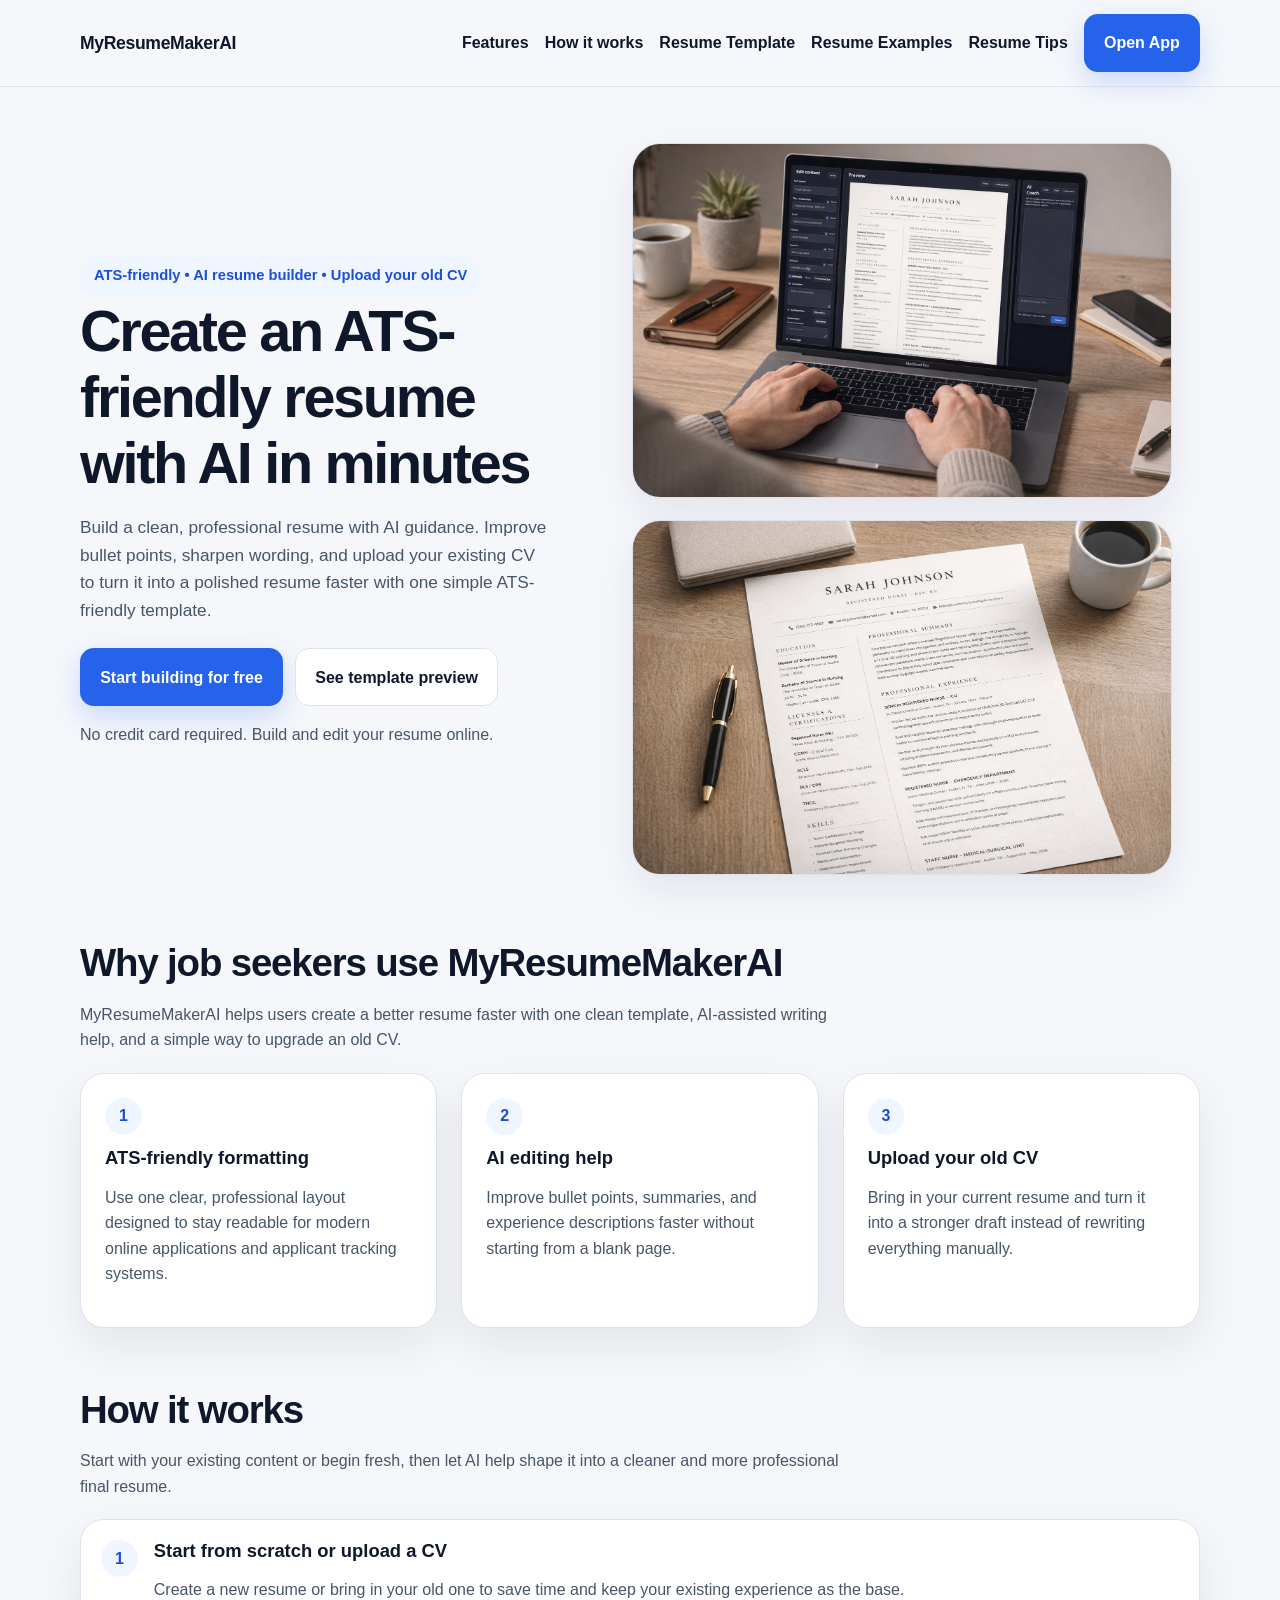
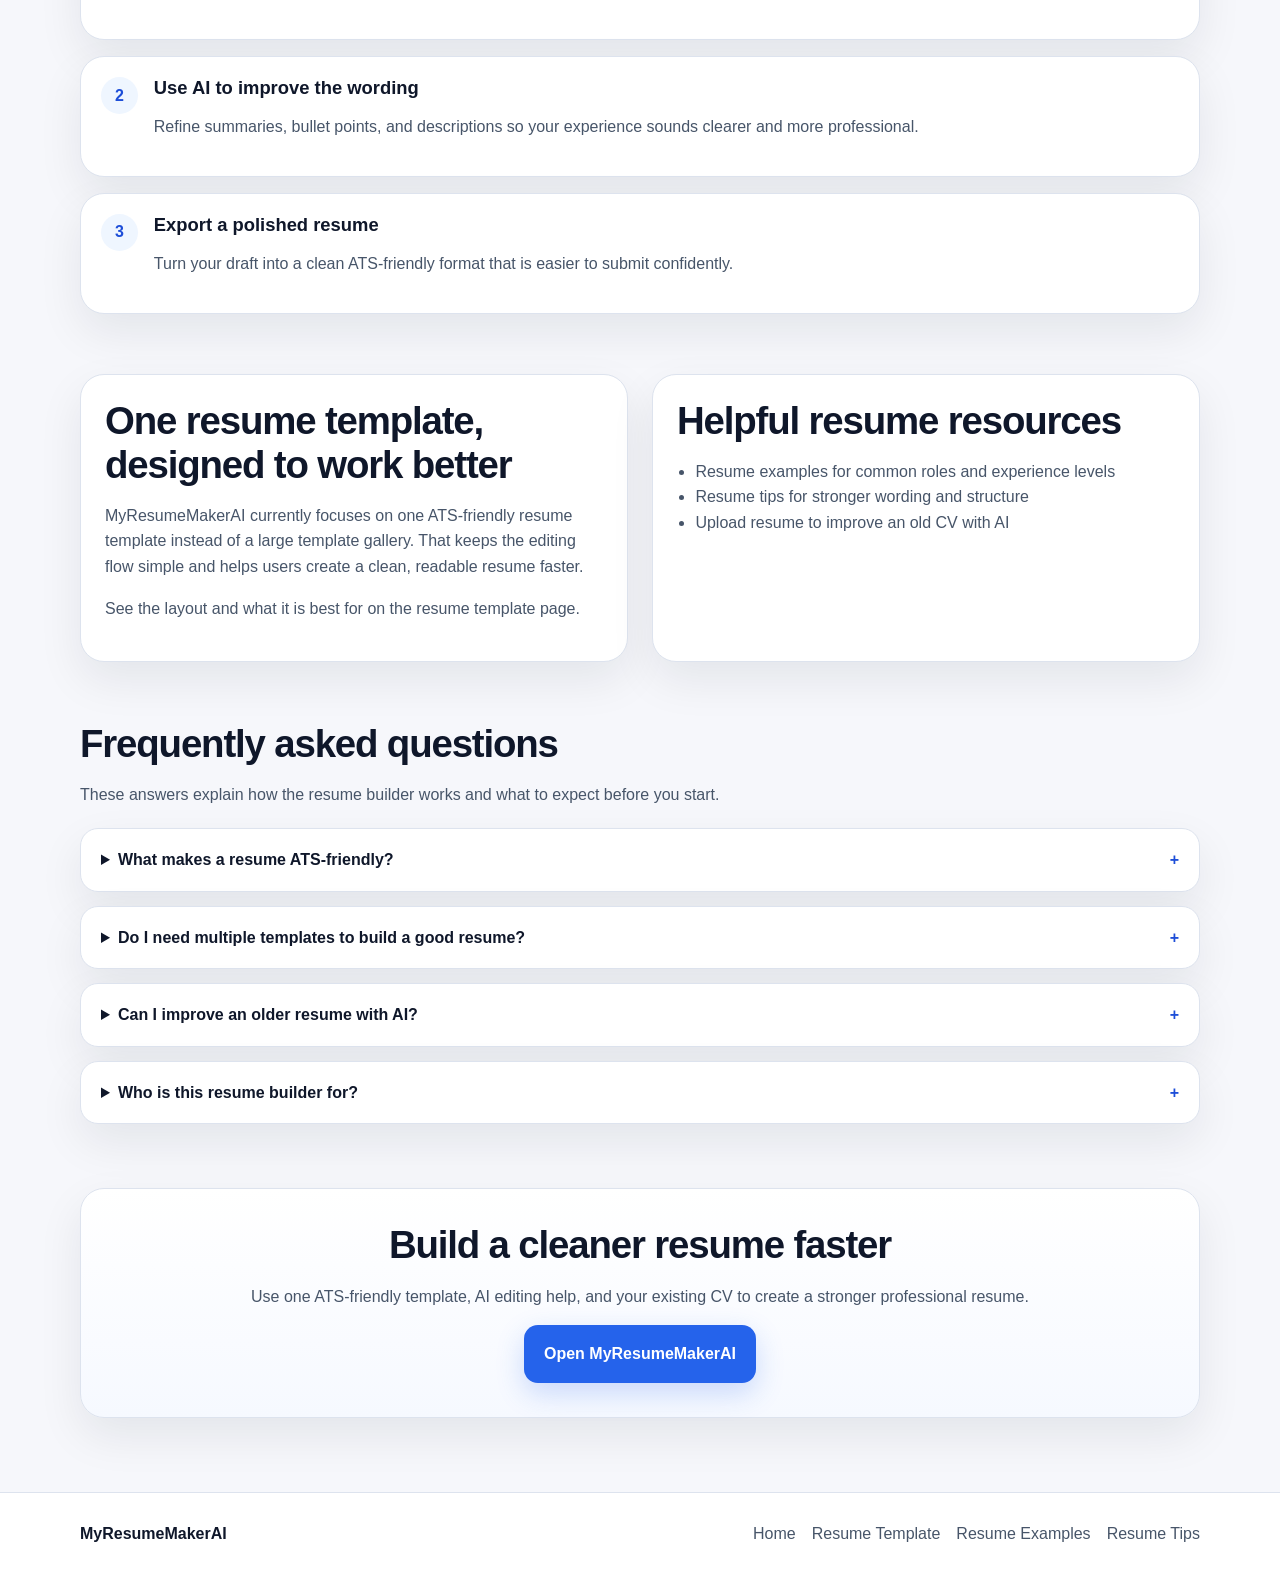
<file: index.html>
<!DOCTYPE html>
<html lang="en">
<head>
  <meta charset="UTF-8" />
  <meta name="viewport" content="width=device-width, initial-scale=1.0" />
  <title>AI Resume Builder | ATS-Friendly Resume Maker | MyResumeMakerAI</title>
  <meta name="description" content="Build a clean, ATS-friendly resume with AI guidance. Improve bullet points, sharpen wording, and upgrade your old CV faster with MyResumeMakerAI." />
  <link rel="canonical" href="https://www.myresumemakerai.com/" />
  <link rel="stylesheet" href="/assets/styles.css" />
  <script defer src="/assets/site.js"></script>

  <!-- Google Analytics -->
  <script async src="https://www.googletagmanager.com/gtag/js?id=G-WZFYEWRD0S"></script>
  <script>
    window.dataLayer = window.dataLayer || [];
    function gtag(){dataLayer.push(arguments);}
    gtag('js', new Date());
    gtag('config', 'G-WZFYEWRD0S');
  </script>

  <script type="application/ld+json">
  {
    "@context": "https://schema.org",
    "@type": "SoftwareApplication",
    "name": "MyResumeMakerAI",
    "applicationCategory": "BusinessApplication",
    "operatingSystem": "Web",
    "url": "https://www.myresumemakerai.com/",
    "description": "An AI resume builder focused on one ATS-friendly resume template, AI-assisted writing help, and improving older CVs.",
    "offers": {
      "@type": "Offer",
      "price": "0",
      "priceCurrency": "USD"
    }
  }
  </script>

  <script type="application/ld+json">
  {
    "@context": "https://schema.org",
    "@type": "FAQPage",
    "mainEntity": [
      {
        "@type": "Question",
        "name": "What makes a resume ATS-friendly?",
        "acceptedAnswer": {
          "@type": "Answer",
          "text": "An ATS-friendly resume uses a clean structure, readable headings, standard sections, and simple formatting that applicant tracking systems can parse more reliably."
        }
      },
      {
        "@type": "Question",
        "name": "Do I need multiple templates to build a good resume?",
        "acceptedAnswer": {
          "@type": "Answer",
          "text": "No. Many job seekers are better served by one strong, clean template than by many decorative layouts. MyResumeMakerAI focuses on one practical format built for readability and online applications."
        }
      },
      {
        "@type": "Question",
        "name": "Can I improve an older resume with AI?",
        "acceptedAnswer": {
          "@type": "Answer",
          "text": "Yes. You can upload your old CV, review the content, and use AI to improve wording, clarity, and structure before exporting a stronger draft."
        }
      },
      {
        "@type": "Question",
        "name": "Who is this resume builder for?",
        "acceptedAnswer": {
          "@type": "Answer",
          "text": "It works well for students, graduates, and professionals who want to build a resume faster, improve wording, or upgrade an older CV into a better format."
        }
      }
    ]
  }
  </script>
</head>
<body>
  <header class="site-header">
    <div class="container nav">
      <div class="nav-top">
        <a class="brand" href="/">MyResumeMakerAI</a>
        <button class="nav-toggle" type="button" aria-expanded="false" aria-label="Open navigation" data-nav-toggle>
          Menu
        </button>
      </div>

      <nav class="nav-links" aria-label="Main navigation" data-nav-links>
        <a href="#features">Features</a>
        <a href="#how-it-works">How it works</a>
        <a href="/resume-templates/">Resume Template</a>
        <a href="/resume-examples/">Resume Examples</a>
        <a href="/resume-tips/">Resume Tips</a>
        <a class="btn btn-primary" href="https://app.myresumemakerai.com/">Open App</a>
      </nav>
    </div>
  </header>

  <main>
    <section class="hero">
      <div class="container hero-grid">
        <div class="hero-copy">
          <div class="eyebrow">ATS-friendly • AI resume builder • Upload your old CV</div>
          <h1>Create an ATS-friendly resume with AI in minutes</h1>

          <p class="lead">
            Build a clean, professional resume with AI guidance. Improve bullet points,
            sharpen wording, and upload your existing CV to turn it into a polished
            resume faster with one simple ATS-friendly template.
          </p>

          <div class="hero-actions">
            <a class="btn btn-primary" href="https://app.myresumemakerai.com/">Start building for free</a>
            <a class="btn btn-secondary" href="/resume-templates/">See template preview</a>
          </div>

          <p class="subnote">No credit card required. Build and edit your resume online.</p>
        </div>

        <div class="hero-visual hero-visual-large">
          <div class="hero-image-stack">
            <div class="panel hero-panel hero-panel-main">
              <img src="/CV_editor.png" alt="AI resume editor interface" />
            </div>

            <div class="panel hero-panel hero-panel-secondary">
              <img src="/CV_table.png" alt="Resume content table and structure editor" />
            </div>
          </div>
        </div>
      </div>
    </section>

    <section class="section" id="features">
      <div class="container">
        <div class="section-head">
          <h2>Why job seekers use MyResumeMakerAI</h2>
          <p>
            MyResumeMakerAI helps users create a better resume faster with one clean
            template, AI-assisted writing help, and a simple way to upgrade an old CV.
          </p>
        </div>

        <div class="grid-3">
          <article class="card">
            <div class="feature-number">1</div>
            <h3>ATS-friendly formatting</h3>
            <p>
              Use one clear, professional layout designed to stay readable for modern
              online applications and applicant tracking systems.
            </p>
          </article>

          <article class="card">
            <div class="feature-number">2</div>
            <h3>AI editing help</h3>
            <p>
              Improve bullet points, summaries, and experience descriptions faster
              without starting from a blank page.
            </p>
          </article>

          <article class="card">
            <div class="feature-number">3</div>
            <h3>Upload your old CV</h3>
            <p>
              Bring in your current resume and turn it into a stronger draft instead of
              rewriting everything manually.
            </p>
          </article>
        </div>
      </div>
    </section>

    <section class="section" id="how-it-works">
      <div class="container">
        <div class="section-head">
          <h2>How it works</h2>
          <p>
            Start with your existing content or begin fresh, then let AI help shape it
            into a cleaner and more professional final resume.
          </p>
        </div>

        <div class="steps">
          <article class="step">
            <div class="step-number">1</div>
            <div>
              <h3>Start from scratch or upload a CV</h3>
              <p>Create a new resume or bring in your old one to save time and keep your existing experience as the base.</p>
            </div>
          </article>

          <article class="step">
            <div class="step-number">2</div>
            <div>
              <h3>Use AI to improve the wording</h3>
              <p>Refine summaries, bullet points, and descriptions so your experience sounds clearer and more professional.</p>
            </div>
          </article>

          <article class="step">
            <div class="step-number">3</div>
            <div>
              <h3>Export a polished resume</h3>
              <p>Turn your draft into a clean ATS-friendly format that is easier to submit confidently.</p>
            </div>
          </article>
        </div>
      </div>
    </section>

    <section class="section">
      <div class="container grid-2">
        <article class="card">
          <h2>One resume template, designed to work better</h2>
          <p>
            MyResumeMakerAI currently focuses on one ATS-friendly resume template
            instead of a large template gallery. That keeps the editing flow simple
            and helps users create a clean, readable resume faster.
          </p>
          <p>
            See the layout and what it is best for on the
            <a href="/resume-templates/">resume template page</a>.
          </p>
        </article>

        <article class="card">
          <h2>Helpful resume resources</h2>
          <ul class="resource-list">
            <li><a href="/resume-examples/">Resume examples</a> for common roles and experience levels</li>
            <li><a href="/resume-tips/">Resume tips</a> for stronger wording and structure</li>
            <li><a href="/upload-resume/">Upload resume</a> to improve an old CV with AI</li>
          </ul>
        </article>
      </div>
    </section>

    <section class="section faq" id="faq">
      <div class="container">
        <div class="section-head">
          <h2>Frequently asked questions</h2>
          <p>These answers explain how the resume builder works and what to expect before you start.</p>
        </div>

        <details>
          <summary>What makes a resume ATS-friendly?</summary>
          <p>An ATS-friendly resume uses a clean structure, readable headings, standard sections, and simple formatting that applicant tracking systems can parse more reliably.</p>
        </details>

        <details>
          <summary>Do I need multiple templates to build a good resume?</summary>
          <p>No. Many job seekers are better served by one strong, clean template than by many decorative layouts. MyResumeMakerAI currently focuses on one practical format built for readability and online applications.</p>
        </details>

        <details>
          <summary>Can I improve an older resume with AI?</summary>
          <p>Yes. You can upload your old CV, review the content, and use AI to improve wording, clarity, and structure before exporting a stronger draft.</p>
        </details>

        <details>
          <summary>Who is this resume builder for?</summary>
          <p>It works well for students, graduates, and professionals who want to build a resume faster, improve wording, or upgrade an older CV into a better format.</p>
        </details>
      </div>
    </section>

    <section class="cta">
      <div class="container">
        <div class="cta-box">
          <h2>Build a cleaner resume faster</h2>
          <p>
            Use one ATS-friendly template, AI editing help, and your existing CV to
            create a stronger professional resume.
          </p>
          <a class="btn btn-primary btn-mobile-full" href="https://app.myresumemakerai.com/">Open MyResumeMakerAI</a>
        </div>
      </div>
    </section>
  </main>

  <footer class="site-footer">
    <div class="container footer-top">
      <strong>MyResumeMakerAI</strong>
      <div class="footer-links">
        <a href="/">Home</a>
        <a href="/resume-templates/">Resume Template</a>
        <a href="/resume-examples/">Resume Examples</a>
        <a href="/resume-tips/">Resume Tips</a>
      </div>
    </div>
  </footer>
</body>
</html>
</file>
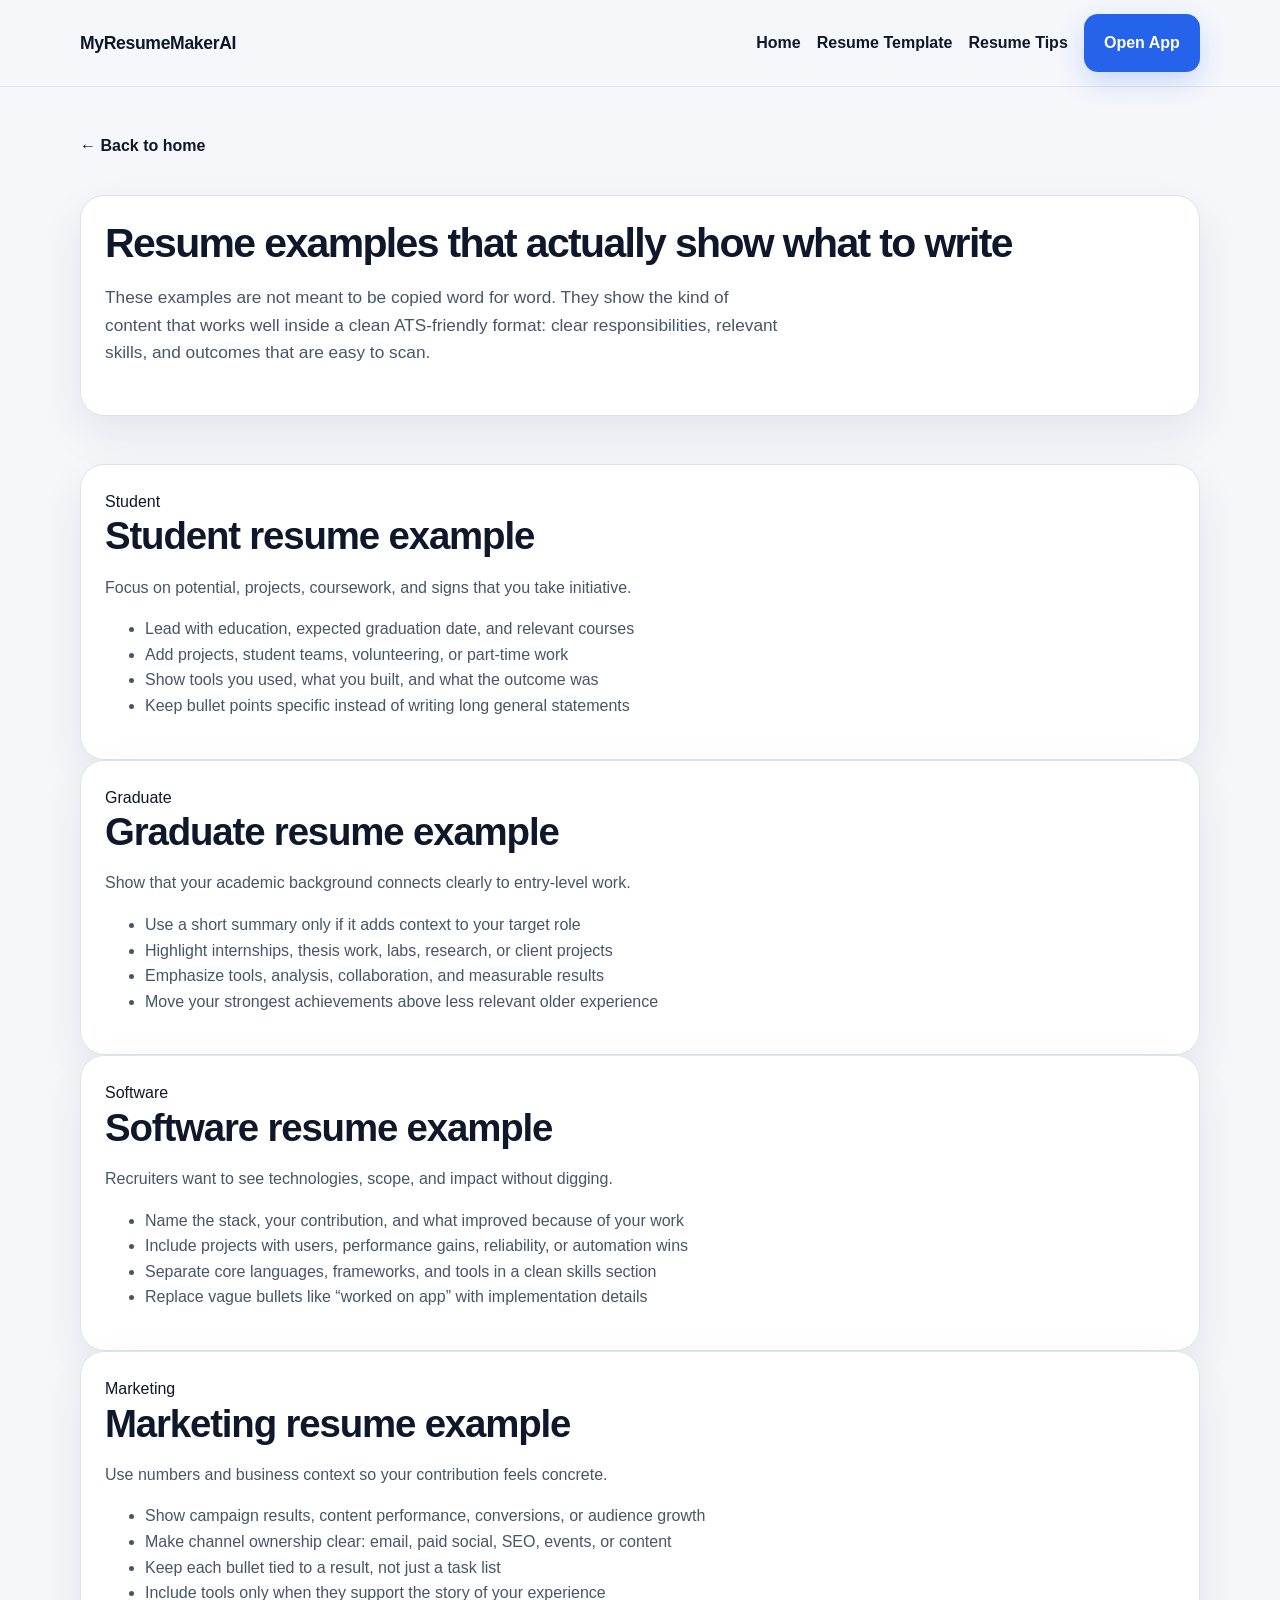
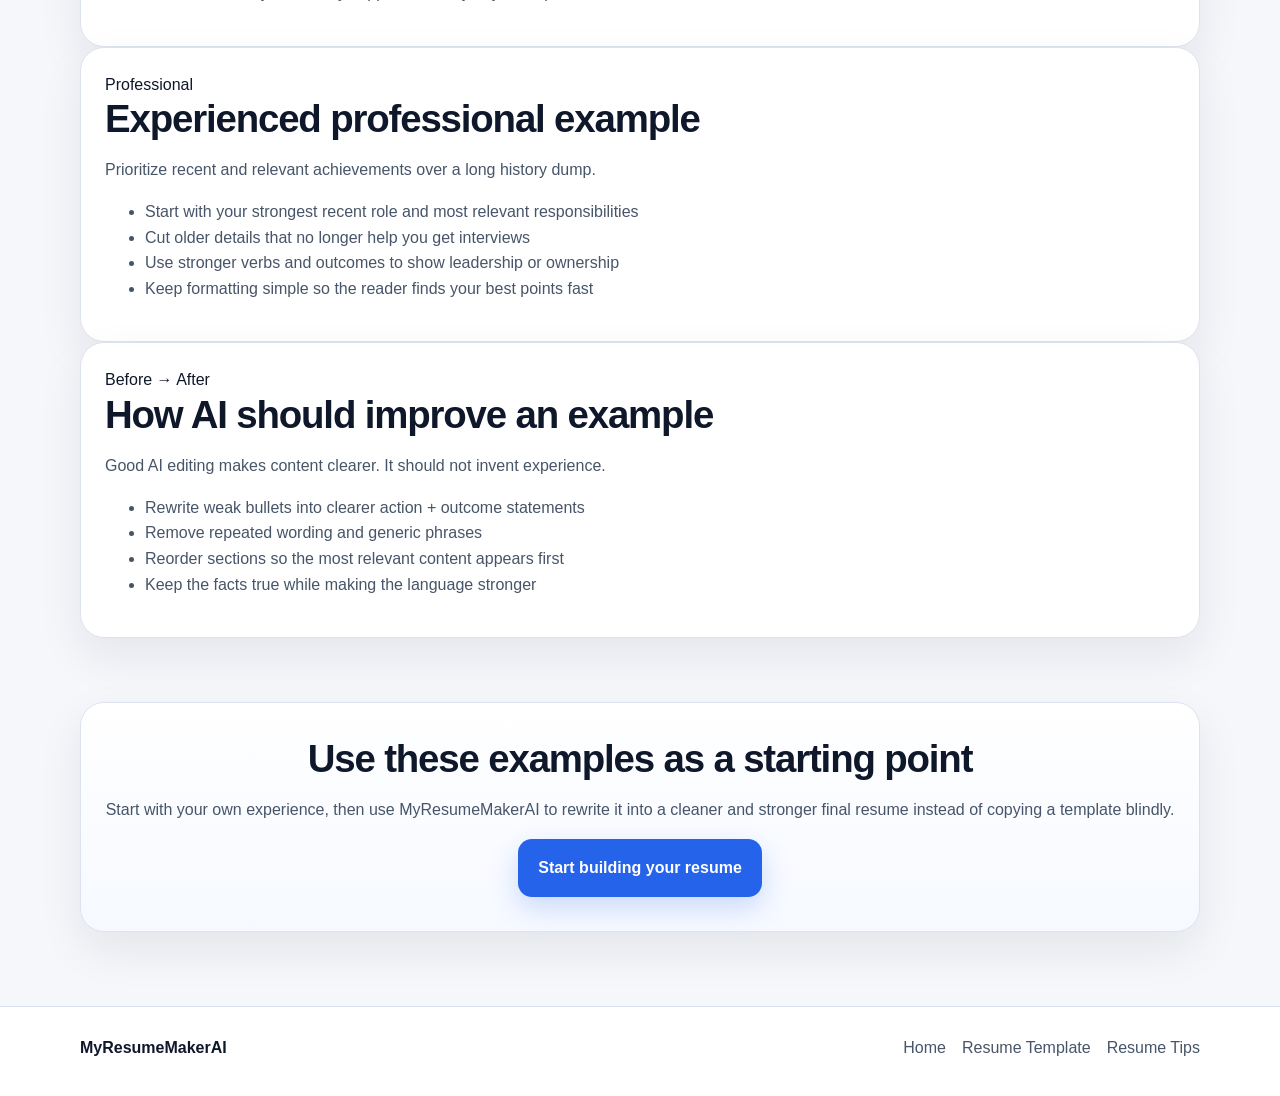
<file: resume-examples/index.html>
<!DOCTYPE html>
<html lang="en">
<head>
  <meta charset="UTF-8" />
  <meta name="viewport" content="width=device-width, initial-scale=1.0" />
  <title>Resume Examples | Simple Professional Resume Examples | MyResumeMakerAI</title>
  <meta name="description" content="Browse practical resume examples for students, graduates, software roles, marketing roles, and experienced professionals." />
  <link rel="canonical" href="https://www.myresumemakerai.com/resume-examples/" />
  <link rel="stylesheet" href="/assets/styles.css" />
  <script defer src="/assets/site.js"></script>
</head>
<body>
  <header class="site-header">
    <div class="container nav">
      <div class="nav-top">
        <a class="brand" href="/">MyResumeMakerAI</a>
        <button class="nav-toggle" type="button" aria-expanded="false" aria-label="Open navigation" data-nav-toggle>
          Menu
        </button>
      </div>
      <nav class="nav-links" aria-label="Main navigation" data-nav-links>
        <a href="/">Home</a>
        <a href="/resume-templates/">Resume Template</a>
        <a href="/resume-tips/">Resume Tips</a>
        <a class="btn btn-primary" href="https://app.myresumemakerai.com/">Open App</a>
      </nav>
    </div>
  </header>

  <main>
    <section class="page-hero">
      <div class="container page-wrap">
        <a class="back-link" href="/">← Back to home</a>
        <div class="card page-intro">
          <h1 class="page-title">Resume examples that actually show what to write</h1>
          <p class="lead">
            These examples are not meant to be copied word for word. They show the kind of
            content that works well inside a clean ATS-friendly format: clear responsibilities,
            relevant skills, and outcomes that are easy to scan.
          </p>
        </div>
      </div>
    </section>

    <section class="section">
      <div class="container example-grid">
        <article class="card example-card">
          <div class="example-meta">Student</div>
          <h2 class="section-title">Student resume example</h2>
          <p>Focus on potential, projects, coursework, and signs that you take initiative.</p>
          <ul class="bullet-list">
            <li>Lead with education, expected graduation date, and relevant courses</li>
            <li>Add projects, student teams, volunteering, or part-time work</li>
            <li>Show tools you used, what you built, and what the outcome was</li>
            <li>Keep bullet points specific instead of writing long general statements</li>
          </ul>
        </article>

        <article class="card example-card">
          <div class="example-meta">Graduate</div>
          <h2 class="section-title">Graduate resume example</h2>
          <p>Show that your academic background connects clearly to entry-level work.</p>
          <ul class="bullet-list">
            <li>Use a short summary only if it adds context to your target role</li>
            <li>Highlight internships, thesis work, labs, research, or client projects</li>
            <li>Emphasize tools, analysis, collaboration, and measurable results</li>
            <li>Move your strongest achievements above less relevant older experience</li>
          </ul>
        </article>

        <article class="card example-card">
          <div class="example-meta">Software</div>
          <h2 class="section-title">Software resume example</h2>
          <p>Recruiters want to see technologies, scope, and impact without digging.</p>
          <ul class="bullet-list">
            <li>Name the stack, your contribution, and what improved because of your work</li>
            <li>Include projects with users, performance gains, reliability, or automation wins</li>
            <li>Separate core languages, frameworks, and tools in a clean skills section</li>
            <li>Replace vague bullets like “worked on app” with implementation details</li>
          </ul>
        </article>

        <article class="card example-card">
          <div class="example-meta">Marketing</div>
          <h2 class="section-title">Marketing resume example</h2>
          <p>Use numbers and business context so your contribution feels concrete.</p>
          <ul class="bullet-list">
            <li>Show campaign results, content performance, conversions, or audience growth</li>
            <li>Make channel ownership clear: email, paid social, SEO, events, or content</li>
            <li>Keep each bullet tied to a result, not just a task list</li>
            <li>Include tools only when they support the story of your experience</li>
          </ul>
        </article>

        <article class="card example-card">
          <div class="example-meta">Professional</div>
          <h2 class="section-title">Experienced professional example</h2>
          <p>Prioritize recent and relevant achievements over a long history dump.</p>
          <ul class="bullet-list">
            <li>Start with your strongest recent role and most relevant responsibilities</li>
            <li>Cut older details that no longer help you get interviews</li>
            <li>Use stronger verbs and outcomes to show leadership or ownership</li>
            <li>Keep formatting simple so the reader finds your best points fast</li>
          </ul>
        </article>

        <article class="card example-card">
          <div class="example-meta">Before → After</div>
          <h2 class="section-title">How AI should improve an example</h2>
          <p>Good AI editing makes content clearer. It should not invent experience.</p>
          <ul class="bullet-list">
            <li>Rewrite weak bullets into clearer action + outcome statements</li>
            <li>Remove repeated wording and generic phrases</li>
            <li>Reorder sections so the most relevant content appears first</li>
            <li>Keep the facts true while making the language stronger</li>
          </ul>
        </article>
      </div>
    </section>

    <section class="cta">
      <div class="container">
        <div class="cta-box">
          <h2 class="section-title">Use these examples as a starting point</h2>
          <p>
            Start with your own experience, then use MyResumeMakerAI to rewrite it into a
            cleaner and stronger final resume instead of copying a template blindly.
          </p>
          <a class="btn btn-primary btn-mobile-full" href="https://app.myresumemakerai.com/">Start building your resume</a>
        </div>
      </div>
    </section>
  </main>

  <footer class="site-footer">
    <div class="container footer-top">
      <strong>MyResumeMakerAI</strong>
      <div class="footer-links">
        <a href="/">Home</a>
        <a href="/resume-templates/">Resume Template</a>
        <a href="/resume-tips/">Resume Tips</a>
      </div>
    </div>
  </footer>
</body>
</html>
</file>
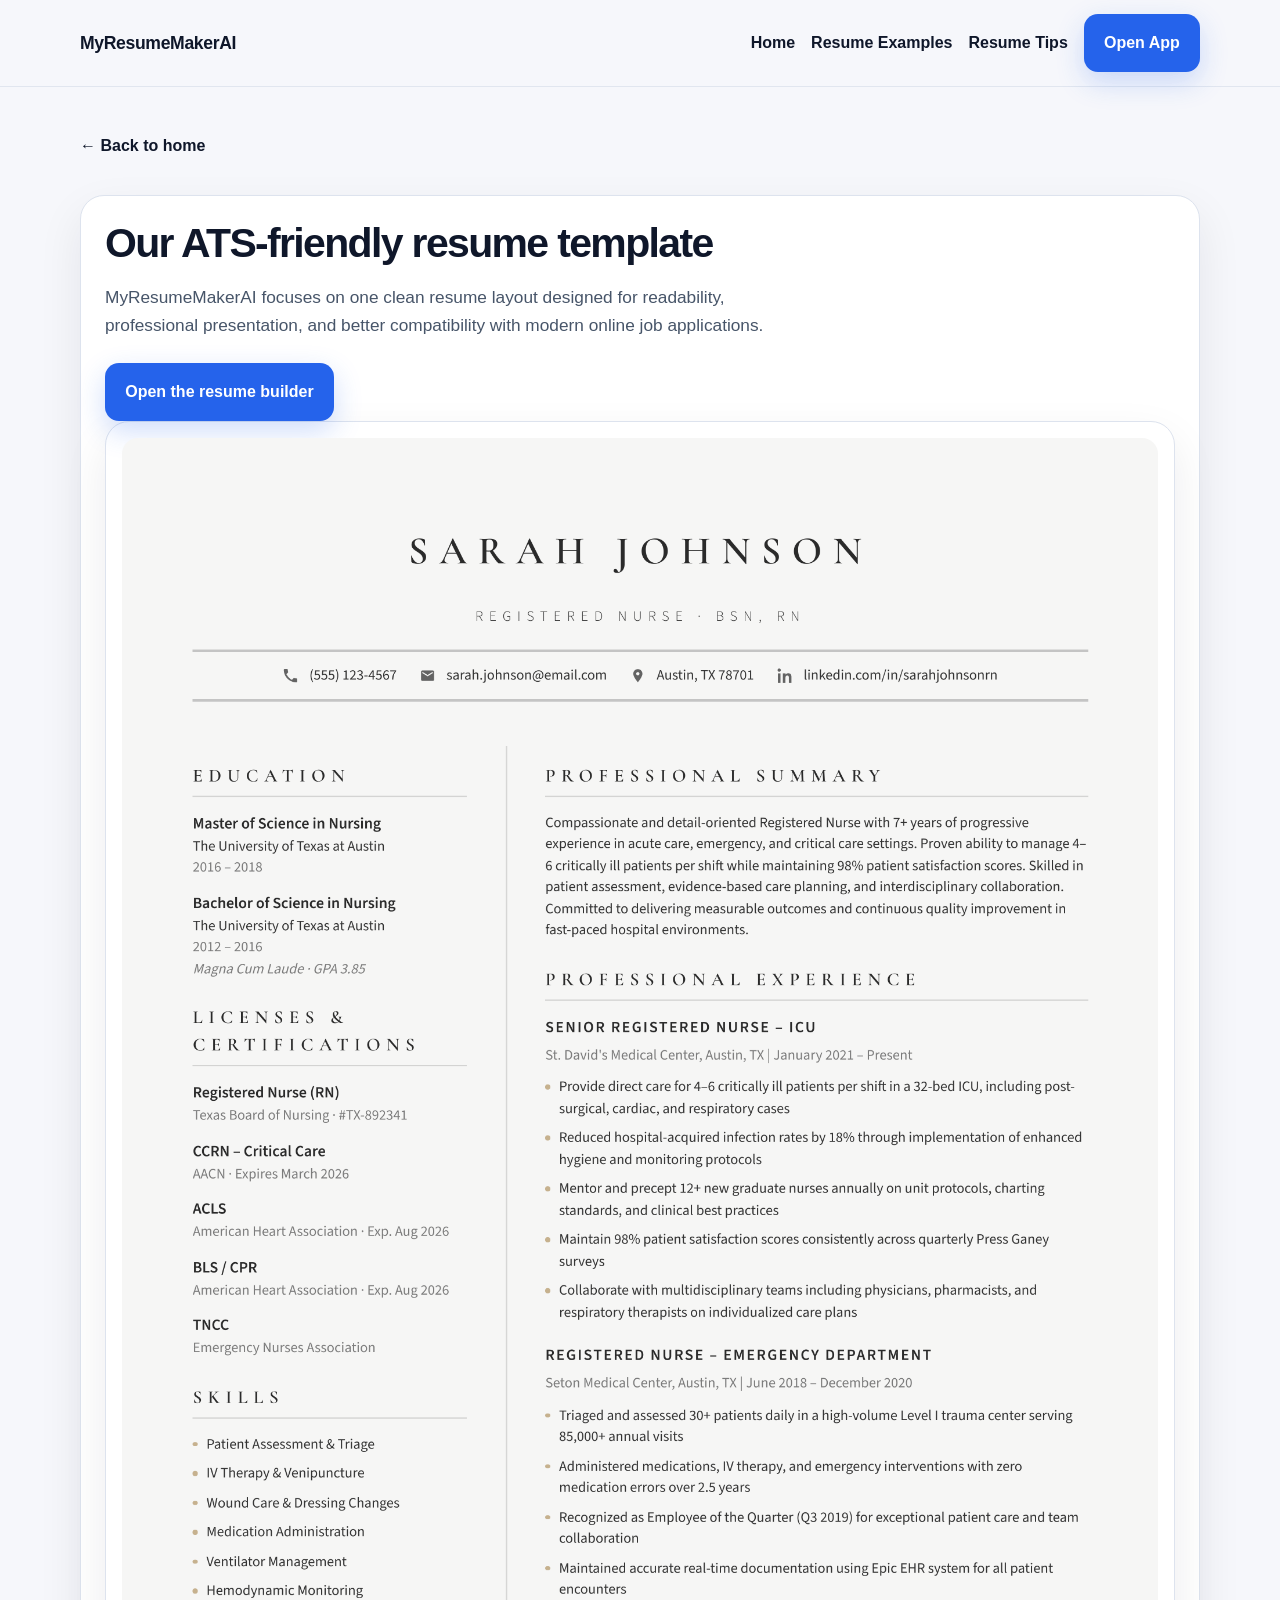
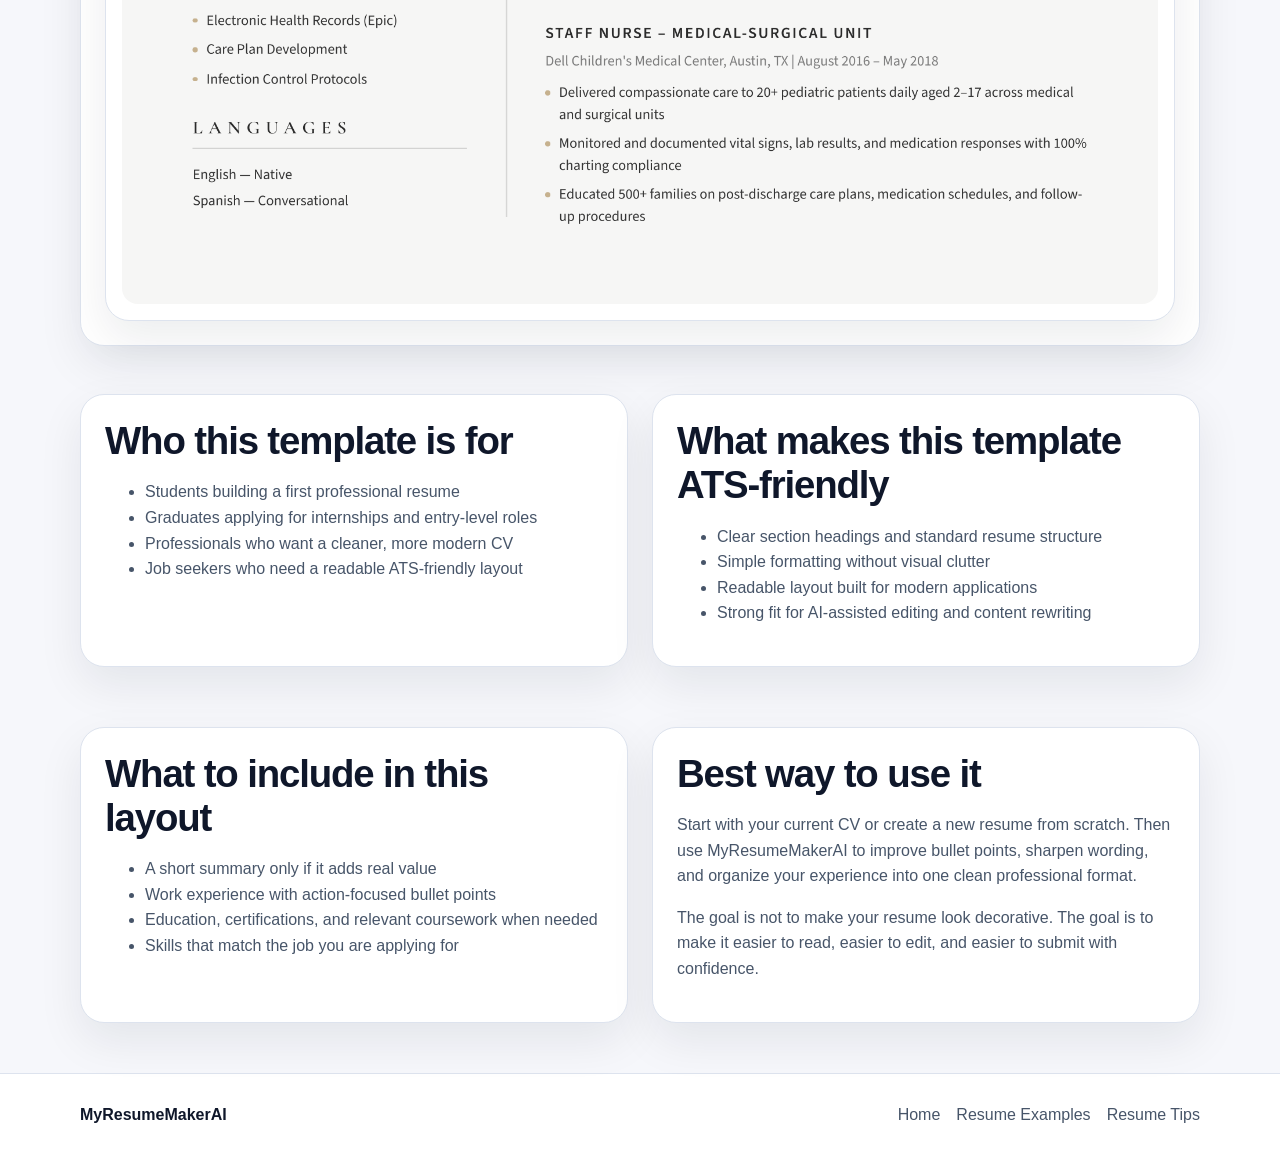
<file: resume-templates/index.html>
<!DOCTYPE html>
<html lang="en">
<head>
  <meta charset="UTF-8" />
  <meta name="viewport" content="width=device-width, initial-scale=1.0" />
  <title>Resume Template | ATS-Friendly Resume Layout | MyResumeMakerAI</title>
  <meta name="description" content="See the ATS-friendly resume template used by MyResumeMakerAI. Clean layout, readable structure, and a strong fit for modern job applications." />
  <link rel="canonical" href="https://www.myresumemakerai.com/resume-templates/" />
  <link rel="stylesheet" href="/assets/styles.css" />
  <script defer src="/assets/site.js"></script>
</head>
<body>
  <header class="site-header">
    <div class="container nav">
      <div class="nav-top">
        <a class="brand" href="/">MyResumeMakerAI</a>
        <button class="nav-toggle" type="button" aria-expanded="false" aria-label="Open navigation" data-nav-toggle>
          Menu
        </button>
      </div>
      <nav class="nav-links" aria-label="Main navigation" data-nav-links>
        <a href="/">Home</a>
        <a href="/resume-examples/">Resume Examples</a>
        <a href="/resume-tips/">Resume Tips</a>
        <a class="btn btn-primary" href="https://app.myresumemakerai.com/">Open App</a>
      </nav>
    </div>
  </header>

  <main>
    <section class="page-hero">
      <div class="container page-wrap">
        <a class="back-link" href="/">← Back to home</a>

        <div class="card split-card">
          <div>
            <h1 class="page-title">Our ATS-friendly resume template</h1>
            <p class="lead">
              MyResumeMakerAI focuses on one clean resume layout designed for readability,
              professional presentation, and better compatibility with modern online job applications.
            </p>
            <a class="btn btn-primary" href="https://app.myresumemakerai.com/">Open the resume builder</a>
          </div>

          <div class="panel template-preview">
            <img src="/cv_template_image.png" alt="Professional ATS-friendly resume template preview" />
          </div>
        </div>
      </div>
    </section>

    <section class="section">
      <div class="container grid-2">
        <article class="card">
          <h2 class="section-title">Who this template is for</h2>
          <ul class="bullet-list">
            <li>Students building a first professional resume</li>
            <li>Graduates applying for internships and entry-level roles</li>
            <li>Professionals who want a cleaner, more modern CV</li>
            <li>Job seekers who need a readable ATS-friendly layout</li>
          </ul>
        </article>

        <article class="card">
          <h2 class="section-title">What makes this template ATS-friendly</h2>
          <ul class="bullet-list">
            <li>Clear section headings and standard resume structure</li>
            <li>Simple formatting without visual clutter</li>
            <li>Readable layout built for modern applications</li>
            <li>Strong fit for AI-assisted editing and content rewriting</li>
          </ul>
        </article>
      </div>
    </section>

    <section class="section">
      <div class="container grid-2">
        <article class="card">
          <h2 class="section-title">What to include in this layout</h2>
          <ul class="bullet-list">
            <li>A short summary only if it adds real value</li>
            <li>Work experience with action-focused bullet points</li>
            <li>Education, certifications, and relevant coursework when needed</li>
            <li>Skills that match the job you are applying for</li>
          </ul>
        </article>

        <article class="card">
          <h2 class="section-title">Best way to use it</h2>
          <p>
            Start with your current CV or create a new resume from scratch. Then use
            MyResumeMakerAI to improve bullet points, sharpen wording, and organize your
            experience into one clean professional format.
          </p>
          <p>
            The goal is not to make your resume look decorative. The goal is to make it
            easier to read, easier to edit, and easier to submit with confidence.
          </p>
        </article>
      </div>
    </section>
  </main>

  <footer class="site-footer">
    <div class="container footer-top">
      <strong>MyResumeMakerAI</strong>
      <div class="footer-links">
        <a href="/">Home</a>
        <a href="/resume-examples/">Resume Examples</a>
        <a href="/resume-tips/">Resume Tips</a>
      </div>
    </div>
  </footer>
</body>
</html>
</file>
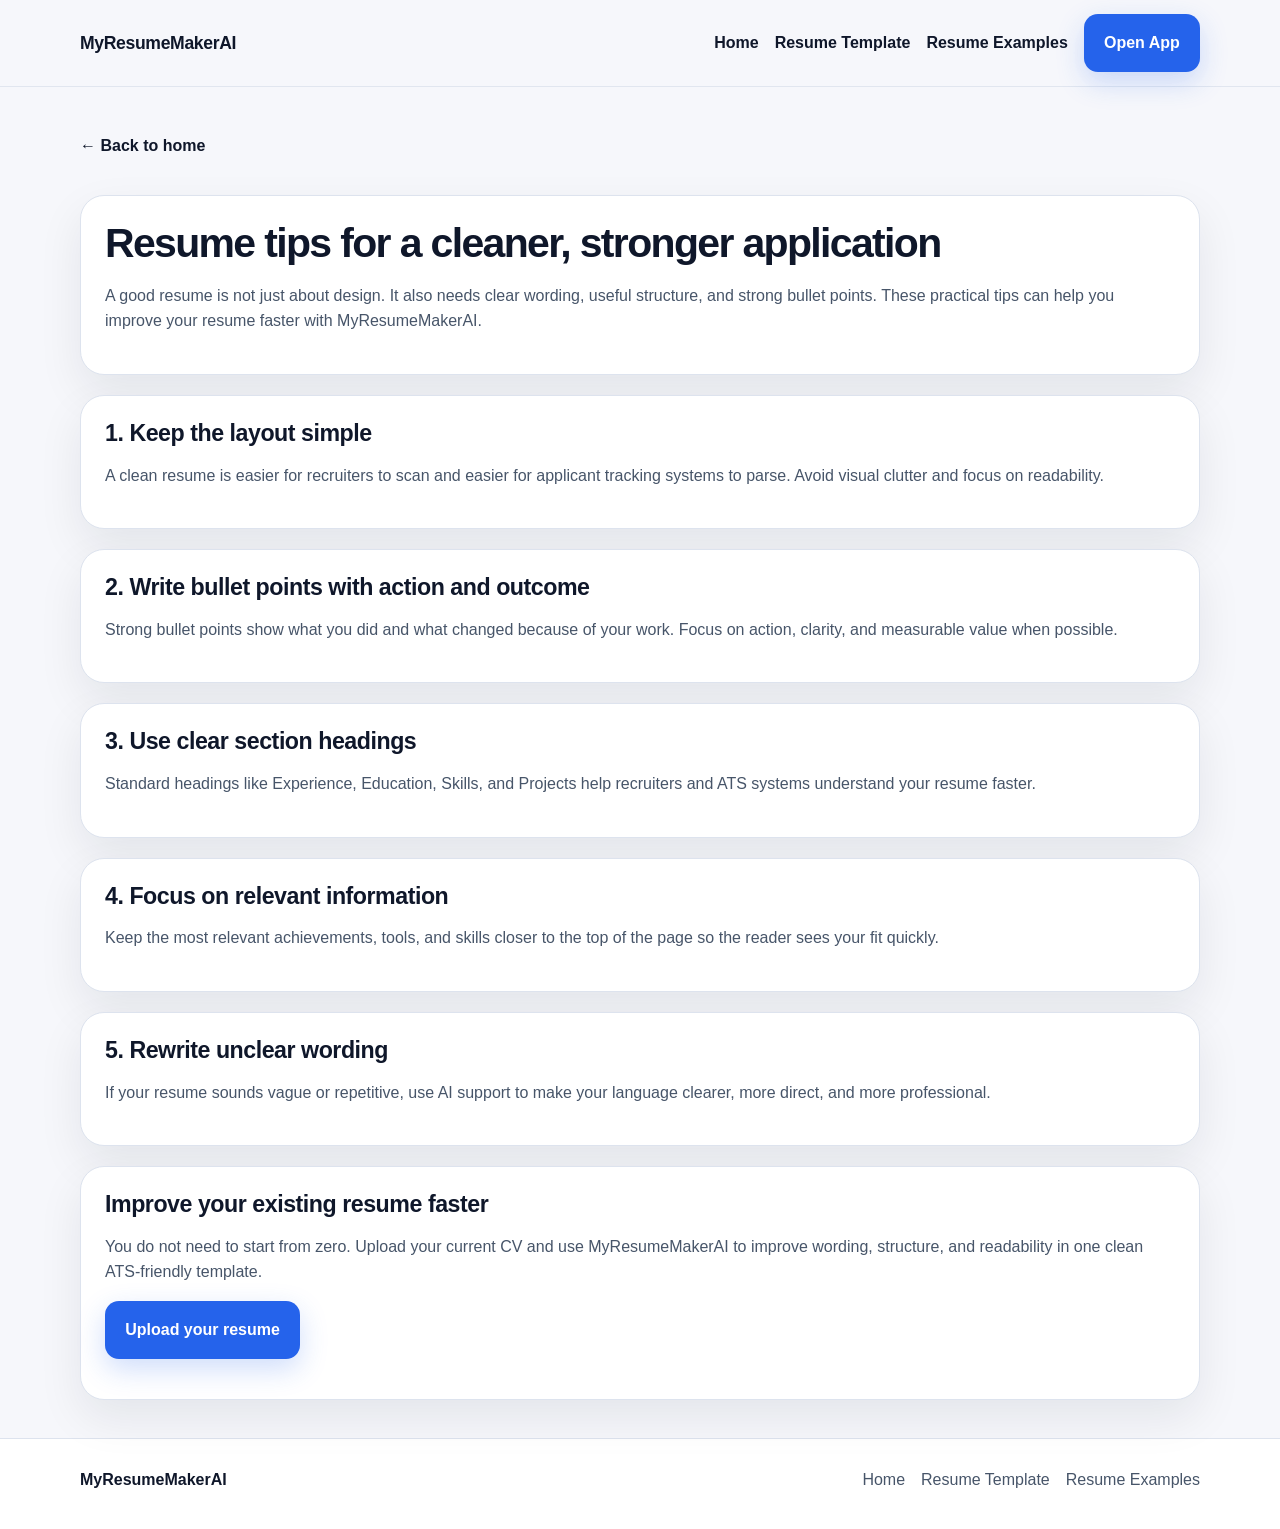
<file: resume-tips/index.html>
<!DOCTYPE html>
<html lang="en">
<head>
  <meta charset="UTF-8" />
  <meta name="viewport" content="width=device-width, initial-scale=1.0" />
  <title>Resume Tips | How to Improve Your Resume | MyResumeMakerAI</title>
  <meta name="description" content="Practical resume tips for clearer wording, better structure, and stronger bullet points with MyResumeMakerAI." />
  <link rel="canonical" href="https://www.myresumemakerai.com/resume-tips/" />
  <link rel="stylesheet" href="/assets/styles.css" />
  <script defer src="/assets/site.js"></script>
</head>
<body>
  <header class="site-header">
    <div class="container nav">
      <div class="nav-top">
        <a class="brand" href="/">MyResumeMakerAI</a>
        <button class="nav-toggle" type="button" aria-expanded="false" aria-label="Open navigation" data-nav-toggle>Menu</button>
      </div>
      <nav class="nav-links" aria-label="Main navigation" data-nav-links>
        <a href="/">Home</a>
        <a href="/resume-templates/">Resume Template</a>
        <a href="/resume-examples/">Resume Examples</a>
        <a class="btn btn-primary" href="https://app.myresumemakerai.com/">Open App</a>
      </nav>
    </div>
  </header>

  <main class="page-hero">
    <div class="container page-wrap">
      <a class="back-link" href="/">← Back to home</a>
      <section class="card">
        <h1>Resume tips for a cleaner, stronger application</h1>
        <p>A good resume is not just about design. It also needs clear wording, useful structure, and strong bullet points. These practical tips can help you improve your resume faster with MyResumeMakerAI.</p>
      </section>

      <section class="card">
        <h2>1. Keep the layout simple</h2>
        <p>A clean resume is easier for recruiters to scan and easier for applicant tracking systems to parse. Avoid visual clutter and focus on readability.</p>
      </section>

      <section class="card">
        <h2>2. Write bullet points with action and outcome</h2>
        <p>Strong bullet points show what you did and what changed because of your work. Focus on action, clarity, and measurable value when possible.</p>
      </section>

      <section class="card">
        <h2>3. Use clear section headings</h2>
        <p>Standard headings like Experience, Education, Skills, and Projects help recruiters and ATS systems understand your resume faster.</p>
      </section>

      <section class="card">
        <h2>4. Focus on relevant information</h2>
        <p>Keep the most relevant achievements, tools, and skills closer to the top of the page so the reader sees your fit quickly.</p>
      </section>

      <section class="card">
        <h2>5. Rewrite unclear wording</h2>
        <p>If your resume sounds vague or repetitive, use AI support to make your language clearer, more direct, and more professional.</p>
      </section>

      <section class="card">
        <h2>Improve your existing resume faster</h2>
        <p>You do not need to start from zero. Upload your current CV and use MyResumeMakerAI to improve wording, structure, and readability in one clean ATS-friendly template.</p>
        <p><a class="btn btn-primary btn-mobile-full" href="/upload-resume/">Upload your resume</a></p>
      </section>
    </div>
  </main>

  <footer class="site-footer">
    <div class="container footer-top">
      <strong>MyResumeMakerAI</strong>
      <div class="footer-links">
        <a href="/">Home</a>
        <a href="/resume-templates/">Resume Template</a>
        <a href="/resume-examples/">Resume Examples</a>
      </div>
    </div>
  </footer>
</body>
</html>
</file>
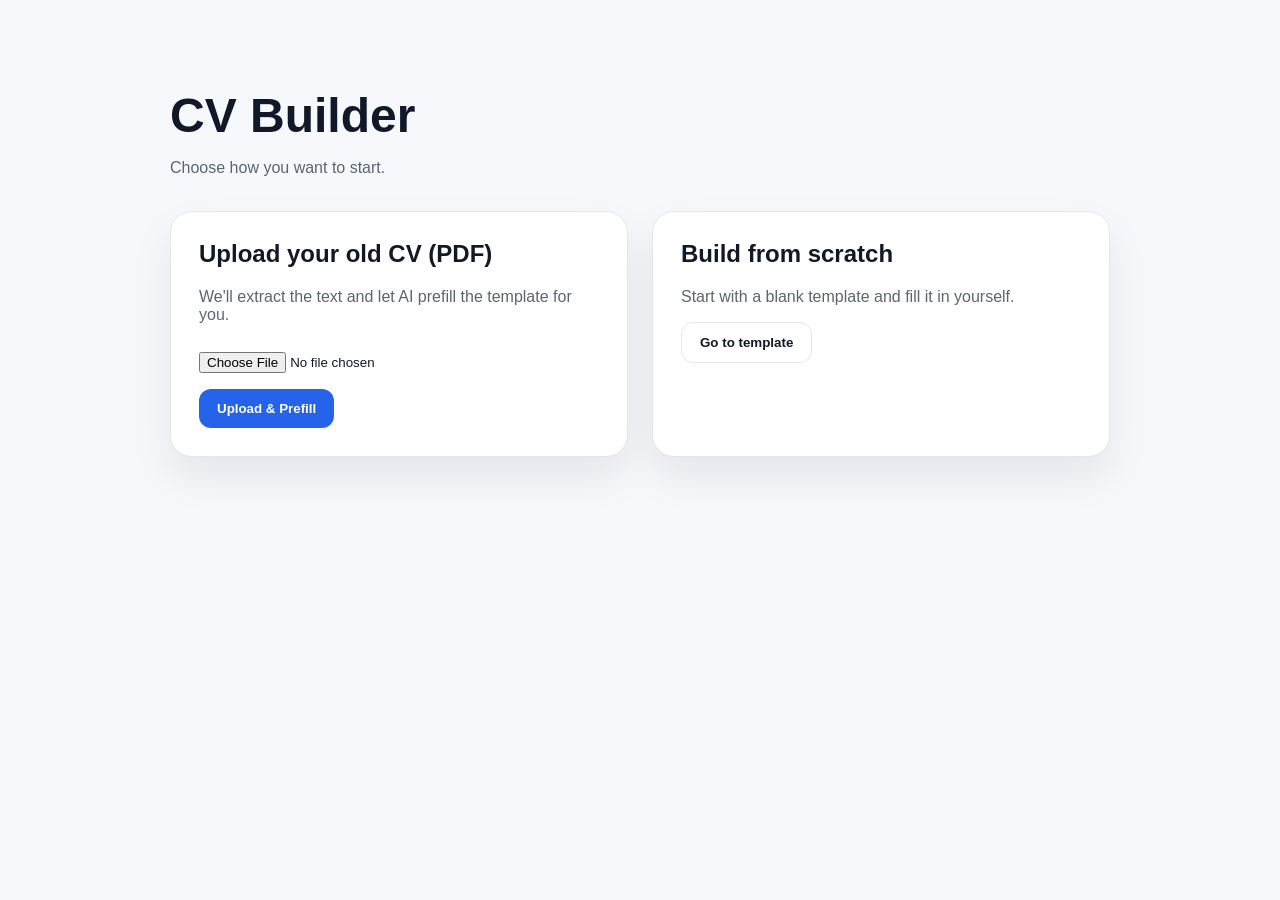
<file: app-index.html>
<!DOCTYPE html>
<html lang="en">
<head>
<meta charset="UTF-8">
<meta name="viewport" content="width=device-width, initial-scale=1.0">
<title>CV Builder | MyResumeMakerAI</title>
<style>
  :root{--bg:#f6f8fb;--card:#fff;--text:#111827;--muted:#5b6474;--line:#e5e7eb;--primary:#2563eb;--shadow:0 20px 40px rgba(15,23,42,.08)}
  *{box-sizing:border-box}
  body{font-family:Inter,Arial,sans-serif;margin:0;background:var(--bg);color:var(--text)}
  .container{max-width:980px;margin:auto;padding:56px 20px}
  h1{font-size:clamp(2rem,4vw,3rem);margin-bottom:10px}
  .subtitle{color:var(--muted);margin-bottom:34px}
  .card-container{display:grid;grid-template-columns:1fr 1fr;gap:24px}
  .card{background:var(--card);padding:28px;border-radius:22px;border:1px solid var(--line);box-shadow:var(--shadow)}
  .card h2{margin-top:0;line-height:1.15}
  .card p{color:var(--muted)}
  .file-input{margin:12px 0 16px}
  .btn{background:var(--primary);color:#fff;border:none;padding:12px 18px;border-radius:12px;cursor:pointer;font-weight:700}
  .btn.secondary{background:#fff;color:var(--text);border:1px solid var(--line)}
  @media(max-width:760px){.card-container{grid-template-columns:1fr}}
</style>
</head>
<body>
  <div class="container">
    <h1>CV Builder</h1>
    <p class="subtitle">Choose how you want to start.</p>
    <div class="card-container">
      <div class="card">
        <h2>Upload your old CV (PDF)</h2>
        <p>We'll extract the text and let AI prefill the template for you.</p>
        <input type="file" class="file-input">
        <br>
        <button class="btn">Upload &amp; Prefill</button>
      </div>
      <div class="card">
        <h2>Build from scratch</h2>
        <p>Start with a blank template and fill it in yourself.</p>
        <button class="btn secondary" onclick="location.href='/template'">Go to template</button>
      </div>
    </div>
  </div>
</body>
</html>
</file>
<file: assets/styles.css>
:root {
  --bg: #f6f7fb;
  --surface: #ffffff;
  --surface-soft: #f8fbff;
  --text: #0f172a;
  --muted: #475569;
  --line: #dde3ee;
  --primary: #2563eb;
  --primary-dark: #1d4ed8;
  --shadow: 0 18px 45px rgba(15, 23, 42, 0.08);
  --radius: 24px;
  --radius-sm: 16px;
  --container: 1120px;
}

* { box-sizing: border-box; }
html { scroll-behavior: smooth; }

body {
  margin: 0;
  font-family: Inter, Arial, sans-serif;
  background: var(--bg);
  color: var(--text);
  line-height: 1.6;
}

img { max-width: 100%; display: block; }
a { color: inherit; text-decoration: none; }
a:hover { text-decoration: underline; }

.container {
  width: min(var(--container), calc(100% - 32px));
  margin: 0 auto;
}

.site-header {
  position: sticky;
  top: 0;
  z-index: 30;
  backdrop-filter: blur(10px);
  background: rgba(246, 247, 251, 0.92);
  border-bottom: 1px solid rgba(221, 227, 238, 0.85);
}

.nav {
  min-height: 76px;
  display: flex;
  align-items: center;
  justify-content: space-between;
  gap: 16px;
  padding: 14px 0;
}

.brand {
  font-weight: 800;
  font-size: 1.1rem;
  letter-spacing: -0.02em;
}

.nav-toggle {
  display: none;
  border: 1px solid var(--line);
  background: var(--surface);
  border-radius: 12px;
  padding: 10px 12px;
  font: inherit;
  font-weight: 700;
  color: var(--text);
}

.nav-links {
  display: flex;
  align-items: center;
  gap: 16px;
  flex-wrap: wrap;
}

.nav-links a {
  color: var(--text);
  font-weight: 600;
}

.btn {
  display: inline-flex;
  align-items: center;
  justify-content: center;
  gap: 8px;
  border-radius: 14px;
  padding: 0.95rem 1.2rem;
  font-weight: 700;
  border: 1px solid transparent;
  transition: transform 0.18s ease, box-shadow 0.18s ease, background 0.18s ease;
}

.btn:hover {
  transform: translateY(-1px);
  text-decoration: none;
}

.btn-primary {
  background: var(--primary);
  color: #fff !important;
  box-shadow: 0 10px 28px rgba(37, 99, 235, 0.22);
}

.btn-primary:hover { background: var(--primary-dark); }

.btn-secondary {
  background: var(--surface);
  border-color: var(--line);
  color: var(--text);
}

.hero {
  padding: 56px 0 36px;
}

.hero-grid,
.grid-2,
.grid-3 {
  display: grid;
  gap: 24px;
}

.hero-grid {
  grid-template-columns: minmax(0, 0.9fr) minmax(0, 1.1fr);
  gap: 56px;
  align-items: center;
}

.grid-2 { grid-template-columns: repeat(2, minmax(0, 1fr)); }
.grid-3 { grid-template-columns: repeat(3, minmax(0, 1fr)); }

.hero-copy {
  min-width: 0;
}

.hero-visual,
.hero-visual-large {
  display: flex;
  justify-content: center;
  align-items: center;
  min-width: 0;
  width: 100%;
}

.hero-image-stack {
  display: grid;
  grid-template-columns: 1fr;
  gap: 20px;
  align-items: stretch;
  width: 100%;
  max-width: 500px;
}

.eyebrow {
  display: inline-flex;
  align-items: center;
  gap: 10px;
  padding: 10px 14px;
  border-radius: 999px;
  background: #eff6ff;
  color: var(--primary-dark);
  font-weight: 700;
  font-size: 0.92rem;
}

h1, h2, h3 {
  margin-top: 0;
  line-height: 1.15;
  color: var(--text);
}

h1 {
  font-size: clamp(2.25rem, 4.5vw, 4rem);
  margin-bottom: 1rem;
  letter-spacing: -0.04em;
}

h2 {
  font-size: clamp(1.7rem, 3vw, 2.5rem);
  margin-bottom: 1rem;
  letter-spacing: -0.03em;
}

h3 {
  font-size: 1.15rem;
  margin-bottom: 0.45rem;
}

.lead {
  font-size: 1.08rem;
  color: var(--muted);
  max-width: 680px;
  margin-bottom: 1.5rem;
}

.subnote, p, li { color: var(--muted); }

.hero-actions {
  display: flex;
  flex-wrap: wrap;
  gap: 12px;
  margin-bottom: 0.9rem;
}

.panel,
.card,
.step,
.cta-box {
  background: var(--surface);
  border: 1px solid var(--line);
  border-radius: var(--radius);
  box-shadow: var(--shadow);
}

.panel {
  overflow: hidden;
  padding: 16px;
}

.panel img {
  width: 100%;
  height: auto;
  border-radius: 16px;
  object-fit: cover;
}

.hero-panel {
  border-radius: 28px;
  overflow: hidden;
  background: var(--surface);
  border: 1px solid var(--line);
  box-shadow: 0 16px 40px rgba(15, 23, 66, 0.08);
  padding: 0;
  aspect-ratio: 1.52 / 1;
}

.hero-panel img {
  width: 100%;
  height: 100%;
  border-radius: 0;
  display: block;
  object-fit: cover;
}

.hero-panel-main {
  transform: none;
}

.hero-panel-secondary {
  transform: none;
}

.card {
  padding: 24px;
}

.section {
  padding: 30px 0;
}

.section-head {
  max-width: 760px;
  margin-bottom: 20px;
}

.feature-number,
.step-number {
  width: 2.3rem;
  height: 2.3rem;
  border-radius: 999px;
  display: inline-grid;
  place-items: center;
  background: #eff6ff;
  color: var(--primary-dark);
  font-weight: 800;
  margin-bottom: 0.8rem;
  flex-shrink: 0;
}

.steps {
  display: grid;
  gap: 16px;
}

.step {
  display: grid;
  grid-template-columns: auto 1fr;
  gap: 16px;
  align-items: start;
  padding: 20px;
}

.resource-list {
  margin: 0;
  padding-left: 1.15rem;
}

.faq details {
  background: var(--surface);
  border: 1px solid var(--line);
  border-radius: 18px;
  padding: 18px 20px;
  box-shadow: var(--shadow);
}

.faq details + details { margin-top: 14px; }

.faq summary {
  cursor: pointer;
  font-weight: 700;
  color: var(--text);
}

.faq summary::-webkit-details-marker { display: none; }

.faq summary::after {
  content: "+";
  float: right;
  color: var(--primary-dark);
}

.faq details[open] summary::after { content: "−"; }

.page-hero {
  padding: 46px 0 18px;
}

.page-wrap {
  display: grid;
  gap: 20px;
}

.back-link {
  display: inline-block;
  margin-bottom: 16px;
  font-weight: 700;
}

.page-wrap h1 {
  font-size: clamp(2rem, 3.2vw, 2.6rem);
}

.page-wrap h2 {
  font-size: 1.45rem;
  letter-spacing: -0.02em;
}

.page-wrap h3 {
  font-size: 1.1rem;
}

.cta {
  padding: 34px 0 54px;
}

.cta-box {
  text-align: center;
  padding: 34px 22px;
  background: linear-gradient(180deg, #ffffff 0%, #f6f9ff 100%);
}

.site-footer {
  background: var(--surface);
  border-top: 1px solid var(--line);
  padding: 28px 0 36px;
  margin-top: 20px;
}

.footer-top {
  display: flex;
  justify-content: space-between;
  align-items: center;
  gap: 16px;
  flex-wrap: wrap;
}

.footer-links {
  display: flex;
  flex-wrap: wrap;
  gap: 16px;
}

.footer-links a { color: var(--muted); }

@media (min-width: 1200px) {
  .hero-grid {
    grid-template-columns: minmax(0, 0.88fr) minmax(0, 1.12fr);
  }

  .hero-image-stack {
    max-width: 540px;
    gap: 22px;
  }
}

@media (max-width: 1024px) {
  .hero-grid {
    grid-template-columns: 1fr;
    gap: 36px;
  }

  .hero-visual,
  .hero-visual-large {
    justify-content: flex-start;
  }

  .hero-image-stack {
    max-width: 560px;
  }
}

@media (max-width: 920px) {
  .grid-2,
  .grid-3 {
    grid-template-columns: 1fr;
  }

  .nav {
    align-items: flex-start;
    flex-direction: column;
  }

  .nav-toggle {
    display: inline-flex;
  }

  .nav-top {
    width: 100%;
    display: flex;
    align-items: center;
    justify-content: space-between;
    gap: 12px;
  }

  .nav-links {
    width: 100%;
    display: none;
    flex-direction: column;
    align-items: stretch;
    gap: 10px;
    padding-top: 8px;
  }

  .nav-links.show { display: flex; }

  .nav-links a,
  .nav-links .btn {
    width: 100%;
  }

  .hero {
    padding-top: 34px;
  }
}

@media (max-width: 768px) {
  .hero-image-stack {
    grid-template-columns: 1fr;
    max-width: 100%;
    gap: 18px;
  }

  .hero-visual,
  .hero-visual-large {
    justify-content: center;
  }

  .hero-panel {
    border-radius: 22px;
    padding: 0;
  }

  .hero-panel img {
    border-radius: 0;
  }

  .page-wrap h1 {
    font-size: 1.95rem;
  }

  .page-wrap h2 {
    font-size: 1.35rem;
  }
}

@media (max-width: 640px) {
  .container {
    width: min(var(--container), calc(100% - 22px));
  }

  .site-header {
    position: static;
  }

  .hero,
  .page-hero {
    padding-top: 26px;
  }

  .hero-actions {
    flex-direction: column;
  }

  .hero-actions .btn,
  .btn-mobile-full {
    width: 100%;
  }

  .eyebrow {
    width: 100%;
    justify-content: center;
    text-align: center;
    padding: 10px 12px;
  }

  .panel,
  .card,
  .step,
  .cta-box,
  .faq details {
    border-radius: 18px;
    padding: 18px;
  }

  .step {
    grid-template-columns: 1fr;
  }

  h1 {
    font-size: 2rem;
  }

  h2 {
    font-size: 1.55rem;
  }

  .lead {
    font-size: 1rem;
  }

  .page-wrap h1 {
    font-size: 1.8rem;
  }

  .page-wrap h2 {
    font-size: 1.25rem;
  }

  .page-wrap h3 {
    font-size: 1rem;
  }
}
</file>
